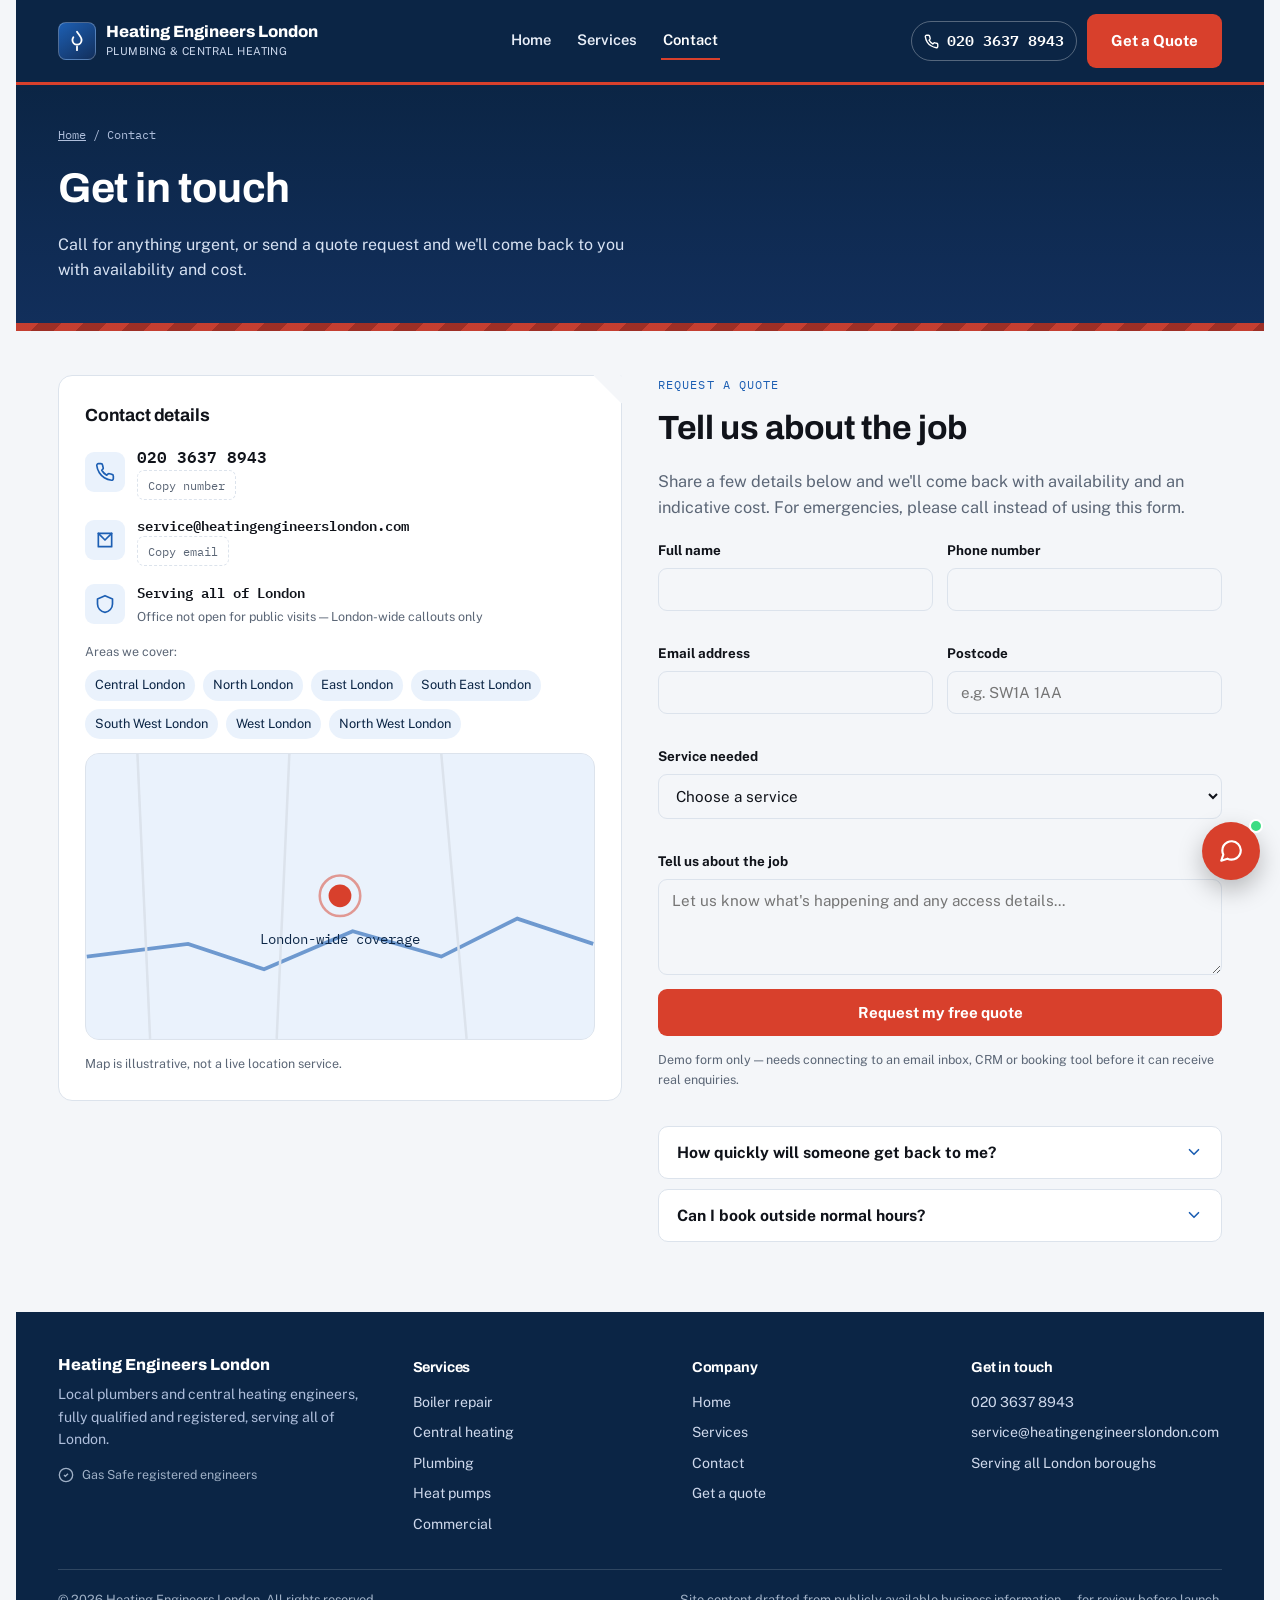
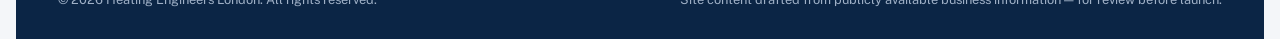
<file: heating-engineers-london/contact.html>
<!doctype html>
<html lang="en">
<head>
<meta charset="utf-8">
<meta name="viewport" content="width=device-width, initial-scale=1, viewport-fit=cover">
<meta name="claude:viewport-fit-sides" content="cover">
<title>Contact — Heating Engineers London</title>
<link rel="preconnect" href="https://fonts.googleapis.com">
<link rel="preconnect" href="https://fonts.gstatic.com" crossorigin>
<link href="https://fonts.googleapis.com/css2?family=Archivo:wght@700;800;900&family=Public+Sans:wght@400;500;600;700&family=IBM+Plex+Mono:wght@500;600&display=swap" rel="stylesheet">
<link rel="stylesheet" href="styles.css">
<style>
  :root { color-scheme: light; padding-top: env(safe-area-inset-top,0px); padding-bottom: env(safe-area-inset-bottom,0px); }
  html, body { margin: 0; }
  img { max-width: 100%; }
  [hidden] { display: none !important; }
</style>
</head>
<body>

<header class="site-header">
  <div class="shell header-inner">
    <a class="brand" href="index.html">
      <span class="brand-mark" aria-hidden="true">
        <svg viewBox="0 0 24 24" fill="none" stroke="#fff" stroke-width="2" stroke-linecap="round" stroke-linejoin="round"><path d="M12 2c2 3 5 5.5 5 9a5 5 0 0 1-10 0c0-1.3.4-2.3 1-3.2"/><path d="M12 22v-4"/></svg>
      </span>
      <span class="brand-text">
        <span class="name">Heating Engineers London</span>
        <span class="tag">Plumbing &amp; Central Heating</span>
      </span>
    </a>
    <nav class="main-nav" aria-label="Primary">
      <a href="index.html">Home</a>
      <a href="services.html">Services</a>
      <a href="contact.html" aria-current="page">Contact</a>
    </nav>
    <div class="header-actions">
      <a class="phone-chip" href="tel:+442036378943">
        <svg width="15" height="15" viewBox="0 0 24 24" fill="none" stroke="currentColor" stroke-width="2.2" stroke-linecap="round" stroke-linejoin="round" aria-hidden="true"><path d="M22 16.92v3a2 2 0 0 1-2.18 2 19.8 19.8 0 0 1-8.63-3.07 19.5 19.5 0 0 1-6-6 19.8 19.8 0 0 1-3.07-8.67A2 2 0 0 1 4.11 2h3a2 2 0 0 1 2 1.72c.13.96.36 1.9.68 2.81a2 2 0 0 1-.45 2.11L8.09 9.91a16 16 0 0 0 6 6l1.27-1.27a2 2 0 0 1 2.11-.45c.91.32 1.85.55 2.81.68A2 2 0 0 1 22 16.92z"/></svg>
        020 3637 8943
      </a>
      <a class="btn btn-primary" href="contact.html#quote">Get a Quote</a>
      <button class="nav-toggle" type="button" aria-label="Open menu">
        <svg width="20" height="20" viewBox="0 0 24 24" fill="none" stroke="currentColor" stroke-width="2.2" stroke-linecap="round"><path d="M3 6h18M3 12h18M3 18h18"/></svg>
      </button>
    </div>
  </div>
</header>

<div class="mobile-drawer" aria-hidden="true">
  <div class="mobile-drawer-panel">
    <button class="mobile-close" type="button" aria-label="Close menu">
      <svg width="22" height="22" viewBox="0 0 24 24" fill="none" stroke="currentColor" stroke-width="2.2" stroke-linecap="round"><path d="M18 6 6 18M6 6l12 12"/></svg>
    </button>
    <a href="index.html">Home</a>
    <a href="services.html">Services</a>
    <a href="contact.html">Contact</a>
    <a class="btn btn-primary btn-block" style="margin-top:16px" href="tel:+442036378943">Call 020 3637 8943</a>
  </div>
</div>

<div class="page-banner">
  <div class="shell">
    <div class="breadcrumb"><a href="index.html">Home</a> / Contact</div>
    <h1>Get in touch</h1>
    <p>Call for anything urgent, or send a quote request and we'll come back to you with availability and cost.</p>
  </div>
</div>

<main>
  <section style="padding-top:44px">
    <div class="shell">
      <div class="lead-wrap">
        <div class="ticket contact-card">
          <h3 style="font-size:1.1rem">Contact details</h3>
          <div class="contact-row">
            <span class="icon"><svg viewBox="0 0 24 24" fill="none" stroke="currentColor" stroke-width="2" stroke-linecap="round" stroke-linejoin="round"><path d="M22 16.92v3a2 2 0 0 1-2.18 2 19.8 19.8 0 0 1-8.63-3.07 19.5 19.5 0 0 1-6-6 19.8 19.8 0 0 1-3.07-8.67A2 2 0 0 1 4.11 2h3a2 2 0 0 1 2 1.72c.13.96.36 1.9.68 2.81a2 2 0 0 1-.45 2.11L8.09 9.91a16 16 0 0 0 6 6l1.27-1.27a2 2 0 0 1 2.11-.45c.91.32 1.85.55 2.81.68A2 2 0 0 1 22 16.92z"/></svg></span>
            <div>
              <div class="value">020 3637 8943</div>
              <button class="copy-btn" data-copy="020 3637 8943" type="button">Copy number</button>
            </div>
          </div>
          <div class="contact-row">
            <span class="icon"><svg viewBox="0 0 24 24" fill="none" stroke="currentColor" stroke-width="2" stroke-linecap="round" stroke-linejoin="round"><path d="M4 4h16v16H4z"/><path d="m4 4 8 8 8-8"/></svg></span>
            <div>
              <div class="value" style="font-size:.86rem">service@heatingengineerslondon.com</div>
              <button class="copy-btn" data-copy="service@heatingengineerslondon.com" type="button">Copy email</button>
            </div>
          </div>
          <div class="contact-row">
            <span class="icon"><svg viewBox="0 0 24 24" fill="none" stroke="currentColor" stroke-width="2" stroke-linecap="round" stroke-linejoin="round"><path d="M12 2 3 6v6c0 5 3.8 9.4 9 10 5.2-.6 9-5 9-10V6z"/></svg></span>
            <div>
              <div class="value" style="font-size:.9rem">Serving all of London</div>
              <span class="form-note">Office not open for public visits &mdash; London-wide callouts only</span>
            </div>
          </div>
          <div>
            <p class="form-note" style="margin-bottom:8px">Areas we cover:</p>
            <div class="area-tags">
              <span class="area-tag">Central London</span>
              <span class="area-tag">North London</span>
              <span class="area-tag">East London</span>
              <span class="area-tag">South East London</span>
              <span class="area-tag">South West London</span>
              <span class="area-tag">West London</span>
              <span class="area-tag">North West London</span>
            </div>
          </div>
          <div class="map-box" aria-hidden="true">
            <svg viewBox="0 0 400 225" width="100%" height="100%">
              <rect width="400" height="225" fill="var(--blue-light)"/>
              <path d="M0 160 L80 150 L140 170 L210 140 L280 160 L340 130 L400 150" stroke="var(--blue)" stroke-width="3" fill="none" opacity=".6"/>
              <path d="M40 0 L50 225 M160 0 L150 225 M280 0 L300 225" stroke="var(--line)" stroke-width="2"/>
              <circle cx="200" cy="112" r="9" fill="var(--red)"/>
              <circle cx="200" cy="112" r="16" fill="none" stroke="var(--red)" stroke-width="2" opacity=".5"/>
              <text x="200" y="150" text-anchor="middle" font-family="IBM Plex Mono, monospace" font-size="11" fill="var(--navy)">London-wide coverage</text>
            </svg>
          </div>
          <p class="form-note">Map is illustrative, not a live location service.</p>
        </div>

        <div id="quote">
          <div class="section-head" style="margin-bottom:20px">
            <span class="kicker">Request a quote</span>
            <h2>Tell us about the job</h2>
            <p>Share a few details below and we'll come back with availability and an indicative cost. For emergencies, please call instead of using this form.</p>
          </div>
          <form class="lead-form" data-lead-form novalidate>
            <div class="row-2">
              <div class="field">
                <label for="c-name">Full name</label>
                <input id="c-name" name="name" type="text" required>
                <span class="err"></span>
              </div>
              <div class="field">
                <label for="c-phone">Phone number</label>
                <input id="c-phone" name="phone" type="tel" required>
                <span class="err"></span>
              </div>
            </div>
            <div class="row-2">
              <div class="field">
                <label for="c-email">Email address</label>
                <input id="c-email" name="email" type="email" required>
                <span class="err"></span>
              </div>
              <div class="field">
                <label for="c-postcode">Postcode</label>
                <input id="c-postcode" name="postcode" type="text" placeholder="e.g. SW1A 1AA" required>
                <span class="err"></span>
              </div>
            </div>
            <div class="field">
              <label for="c-service">Service needed</label>
              <select id="c-service" name="service" required>
                <option value="" disabled selected>Choose a service</option>
                <option>Boiler repair</option>
                <option>Boiler installation</option>
                <option>Central heating</option>
                <option>General plumbing</option>
                <option>Emergency callout</option>
                <option>Radiators / power flushing</option>
                <option>Air source heat pump</option>
                <option>Commercial heating</option>
                <option>PAT / EET testing</option>
                <option>Something else</option>
              </select>
              <span class="err"></span>
            </div>
            <div class="field">
              <label for="c-message">Tell us about the job</label>
              <textarea id="c-message" name="message" placeholder="Let us know what's happening and any access details..."></textarea>
            </div>
            <button class="btn btn-primary btn-block" type="submit">Request my free quote</button>
            <p class="form-note">Demo form only &mdash; needs connecting to an email inbox, CRM or booking tool before it can receive real enquiries.</p>
          </form>
          <div class="form-success">
            <span class="check"><svg width="26" height="26" viewBox="0 0 24 24" fill="none" stroke="currentColor" stroke-width="2.4" stroke-linecap="round" stroke-linejoin="round"><path d="m5 13 4 4L19 7"/></svg></span>
            <h3>Thanks &mdash; request received</h3>
            <p class="form-note">This is a demo confirmation only. Once a backend is connected, this request will reach the team directly.</p>
          </div>

          <div class="faq-list" style="margin-top:36px">
            <div class="faq-item" data-open="false">
              <button class="faq-q" aria-expanded="false">How quickly will someone get back to me?<svg class="chev" width="18" height="18" viewBox="0 0 24 24" fill="none" stroke="currentColor" stroke-width="2.2" stroke-linecap="round" stroke-linejoin="round"><path d="m6 9 6 6 6-6"/></svg></button>
              <div class="faq-a"><p>Response times depend on current workload and urgency &mdash; call 020 3637 8943 for the fastest answer, especially for emergencies.</p></div>
            </div>
            <div class="faq-item" data-open="false">
              <button class="faq-q" aria-expanded="false">Can I book outside normal hours?<svg class="chev" width="18" height="18" viewBox="0 0 24 24" fill="none" stroke="currentColor" stroke-width="2.2" stroke-linecap="round" stroke-linejoin="round"><path d="m6 9 6 6 6-6"/></svg></button>
              <div class="faq-a"><p>Availability outside normal hours varies by job and urgency &mdash; ask when you call and we'll confirm what's possible.</p></div>
            </div>
          </div>
        </div>
      </div>
    </div>
  </section>
</main>

<footer class="site-footer">
  <div class="shell">
    <div class="footer-grid">
      <div>
        <div class="brand-text" style="color:#fff">
          <span class="name" style="font-size:1rem">Heating Engineers London</span>
        </div>
        <p style="margin-top:10px; font-size:.88rem; color:#aebedb; max-width:34ch">Local plumbers and central heating engineers, fully qualified and registered, serving all of London.</p>
        <div class="gas-safe-note" style="margin-top:14px">
          <svg width="16" height="16" viewBox="0 0 24 24" fill="none" stroke="currentColor" stroke-width="2"><path d="m9 12 2 2 4-4"/><circle cx="12" cy="12" r="10"/></svg>
          Gas Safe registered engineers
        </div>
      </div>
      <div>
        <h4>Services</h4>
        <ul>
          <li><a href="services.html#boiler-repair">Boiler repair</a></li>
          <li><a href="services.html#central-heating">Central heating</a></li>
          <li><a href="services.html#plumbing">Plumbing</a></li>
          <li><a href="services.html#heat-pumps">Heat pumps</a></li>
          <li><a href="services.html#commercial">Commercial</a></li>
        </ul>
      </div>
      <div>
        <h4>Company</h4>
        <ul>
          <li><a href="index.html">Home</a></li>
          <li><a href="services.html">Services</a></li>
          <li><a href="contact.html">Contact</a></li>
          <li><a href="contact.html#quote">Get a quote</a></li>
        </ul>
      </div>
      <div>
        <h4>Get in touch</h4>
        <ul>
          <li><a href="tel:+442036378943">020 3637 8943</a></li>
          <li><a href="mailto:service@heatingengineerslondon.com">service@heatingengineerslondon.com</a></li>
          <li>Serving all London boroughs</li>
        </ul>
      </div>
    </div>
    <div class="footer-bottom">
      <span>&copy; <span id="year"></span> Heating Engineers London. All rights reserved.</span>
      <span>Site content drafted from publicly available business information &mdash; for review before launch.</span>
    </div>
  </div>
</footer>

<button class="chat-launcher" type="button" aria-label="Open chat">
  <span class="ping" aria-hidden="true"></span>
  <svg viewBox="0 0 24 24" fill="none" stroke="currentColor" stroke-width="2" stroke-linecap="round" stroke-linejoin="round"><path d="M21 11.5a8.38 8.38 0 0 1-.9 3.8 8.5 8.5 0 0 1-7.6 4.7 8.38 8.38 0 0 1-3.8-.9L3 21l1.9-5.7a8.38 8.38 0 0 1-.9-3.8 8.5 8.5 0 0 1 4.7-7.6 8.38 8.38 0 0 1 3.8-.9h.5a8.48 8.48 0 0 1 8 8v.5z"/></svg>
</button>
<div class="chat-panel" role="dialog" aria-label="Chat with Heating Engineers London">
  <div class="chat-head">
    <div class="who">
      <span class="dot" aria-hidden="true"></span>
      <div>
        <strong>Heating Engineers London</strong>
        <small>Automated assistant &middot; replies instantly</small>
      </div>
    </div>
    <button class="chat-close" type="button" aria-label="Close chat">
      <svg width="18" height="18" viewBox="0 0 24 24" fill="none" stroke="currentColor" stroke-width="2.2" stroke-linecap="round"><path d="M18 6 6 18M6 6l12 12"/></svg>
    </button>
  </div>
  <div class="chat-body">
    <div class="msg bot">Hi! I'm an automated assistant &mdash; I can help with services, coverage areas and booking. For urgent issues, please call 020 3637 8943.</div>
  </div>
  <div class="chat-suggestions">
    <button class="chat-chip" type="button">Boiler broken</button>
    <button class="chat-chip" type="button">Areas covered</button>
    <button class="chat-chip" type="button">Get a quote</button>
    <button class="chat-chip" type="button">Gas Safe?</button>
  </div>
  <form class="chat-input-row">
    <input type="text" placeholder="Type a message..." aria-label="Type a message">
    <button type="submit" aria-label="Send">
      <svg width="16" height="16" viewBox="0 0 24 24" fill="none" stroke="#fff" stroke-width="2.2" stroke-linecap="round" stroke-linejoin="round"><path d="m22 2-7 20-4-9-9-4Z"/></svg>
    </button>
  </form>
</div>

<script src="script.js"></script>
<script>document.getElementById("year").textContent = new Date().getFullYear();</script>
</body>
</html>
</file>
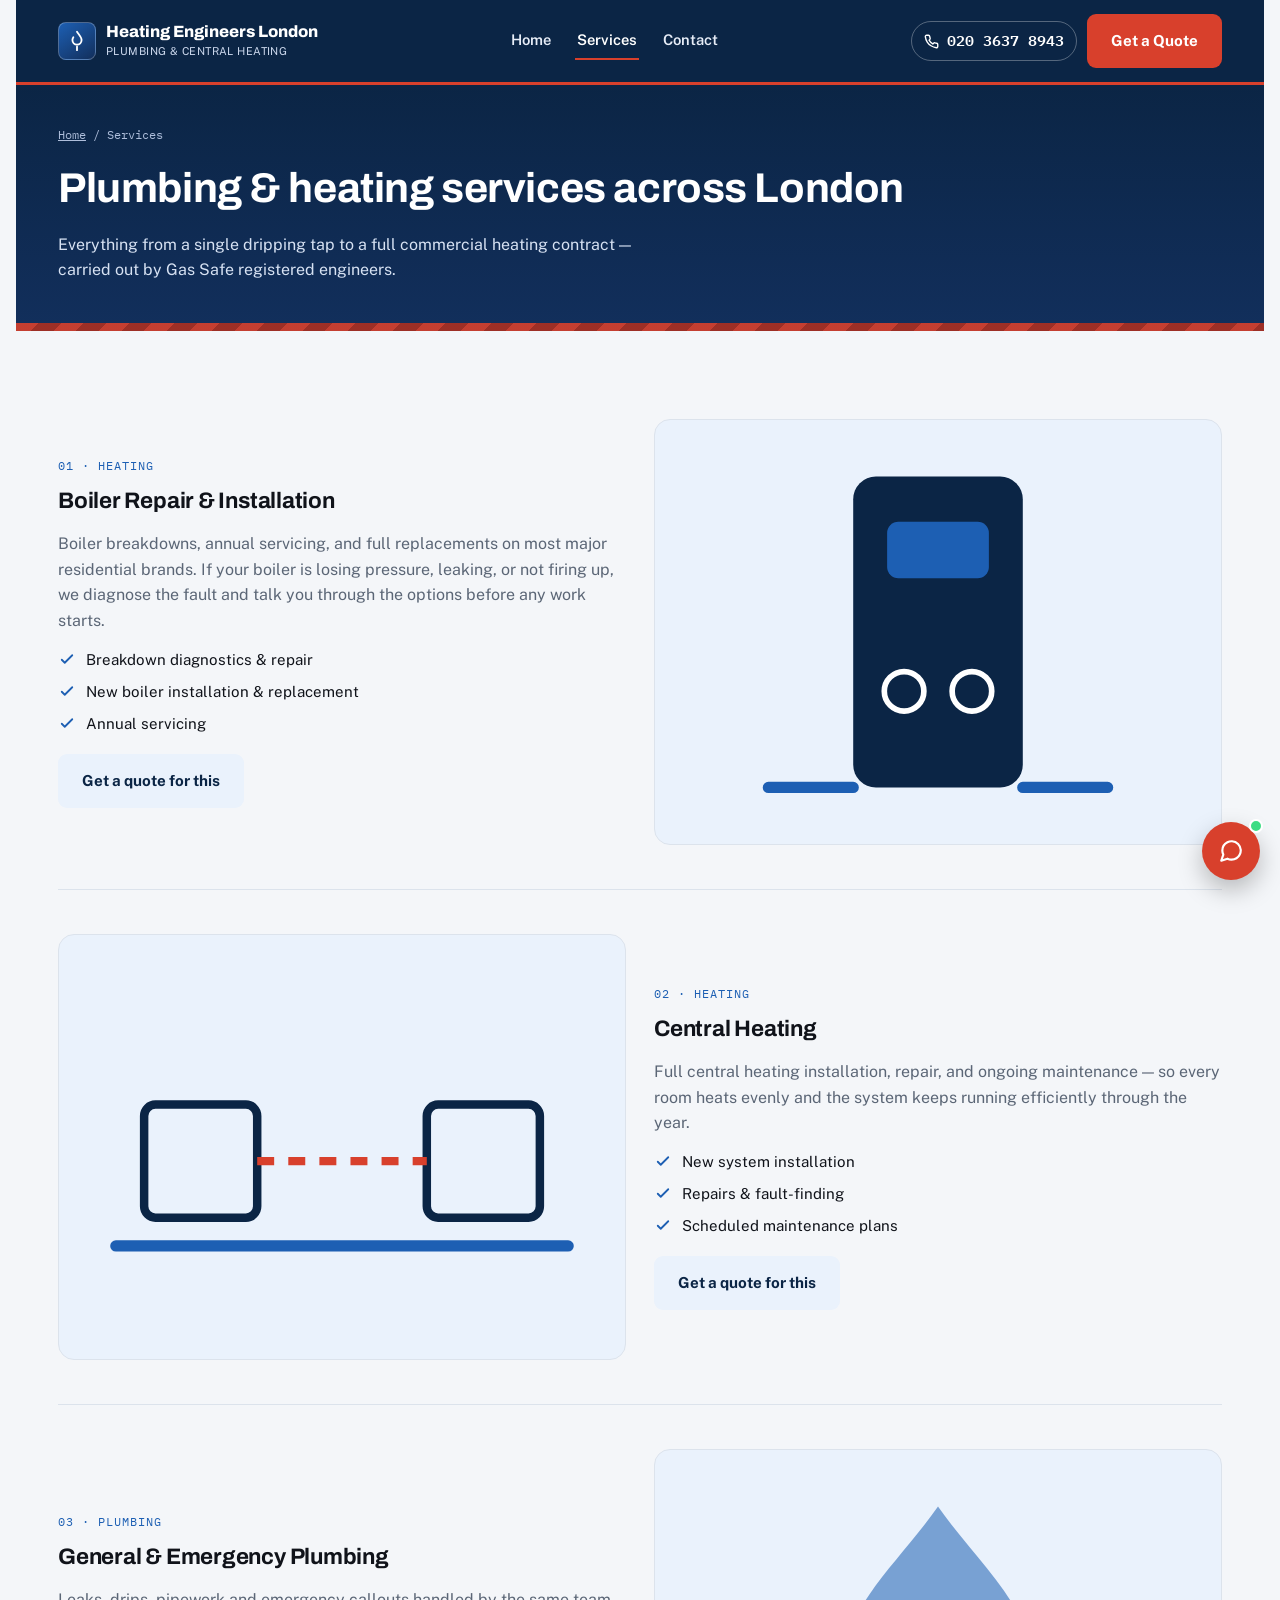
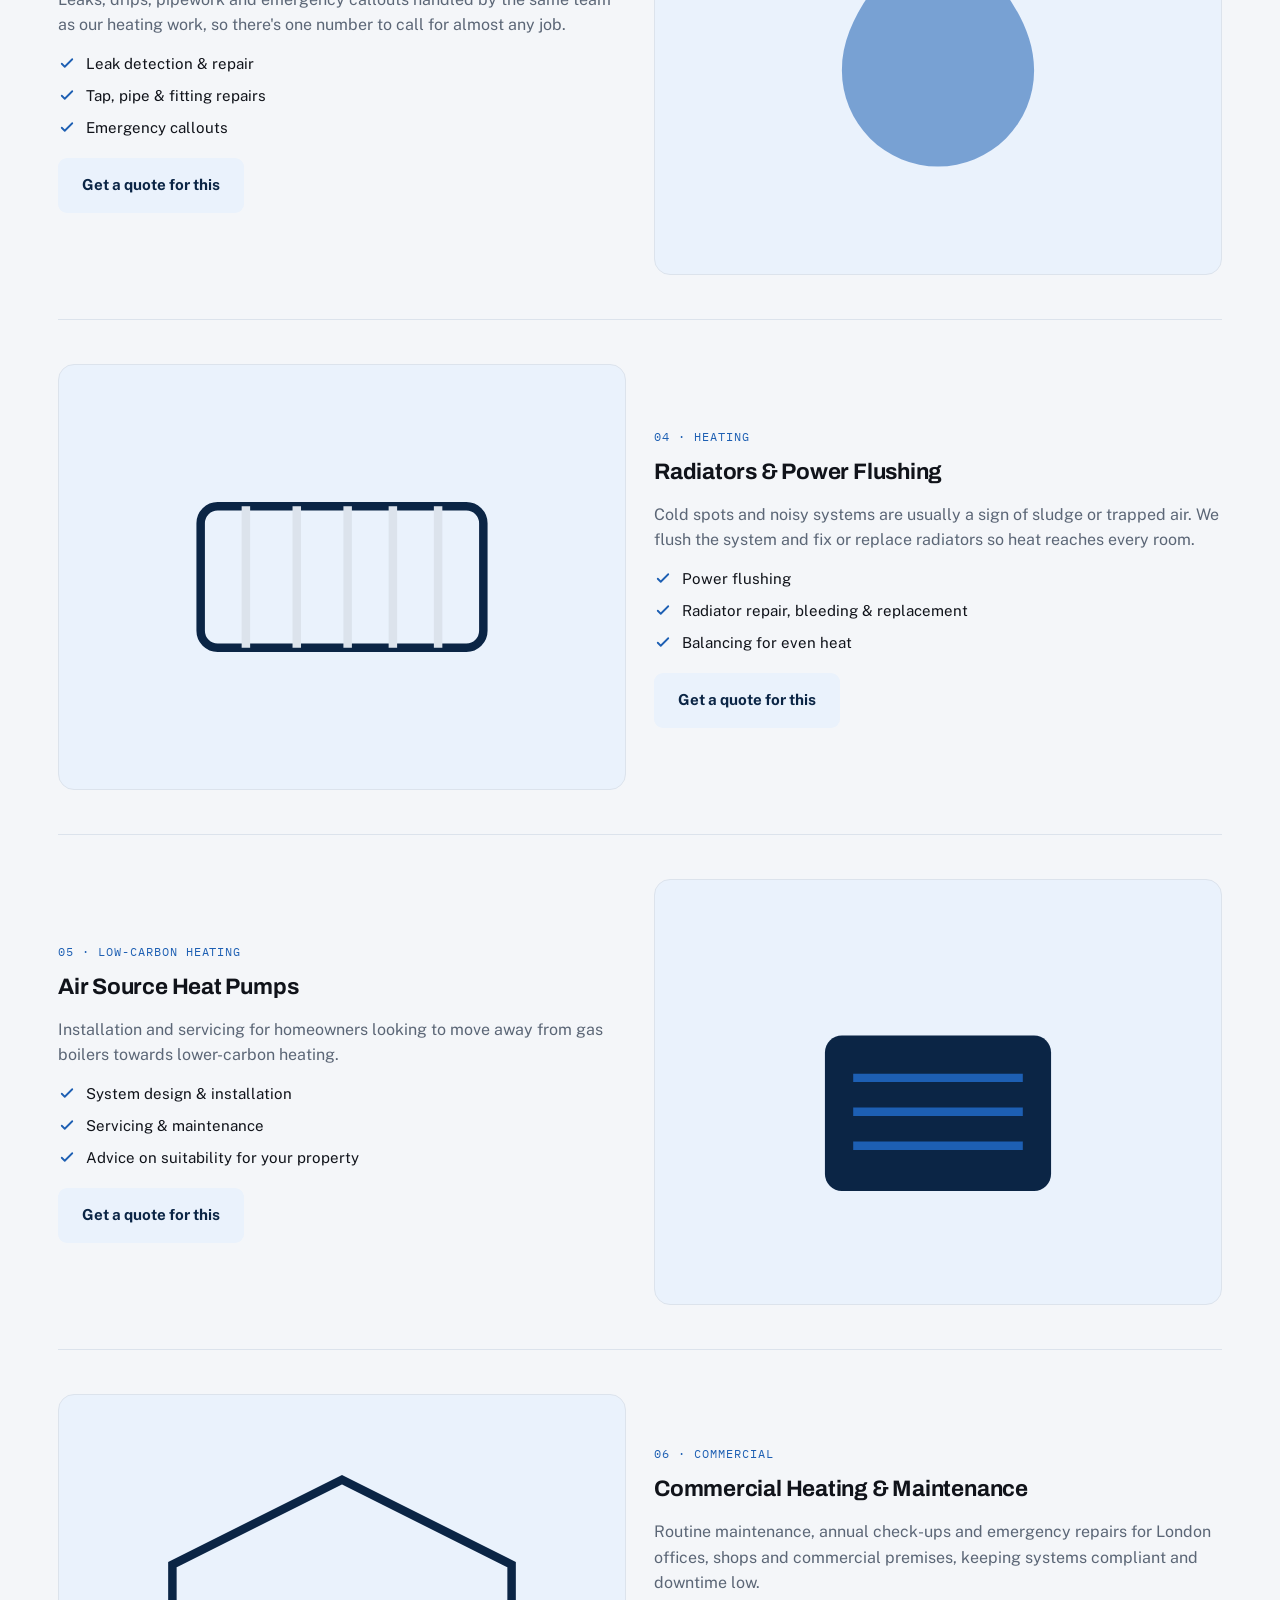
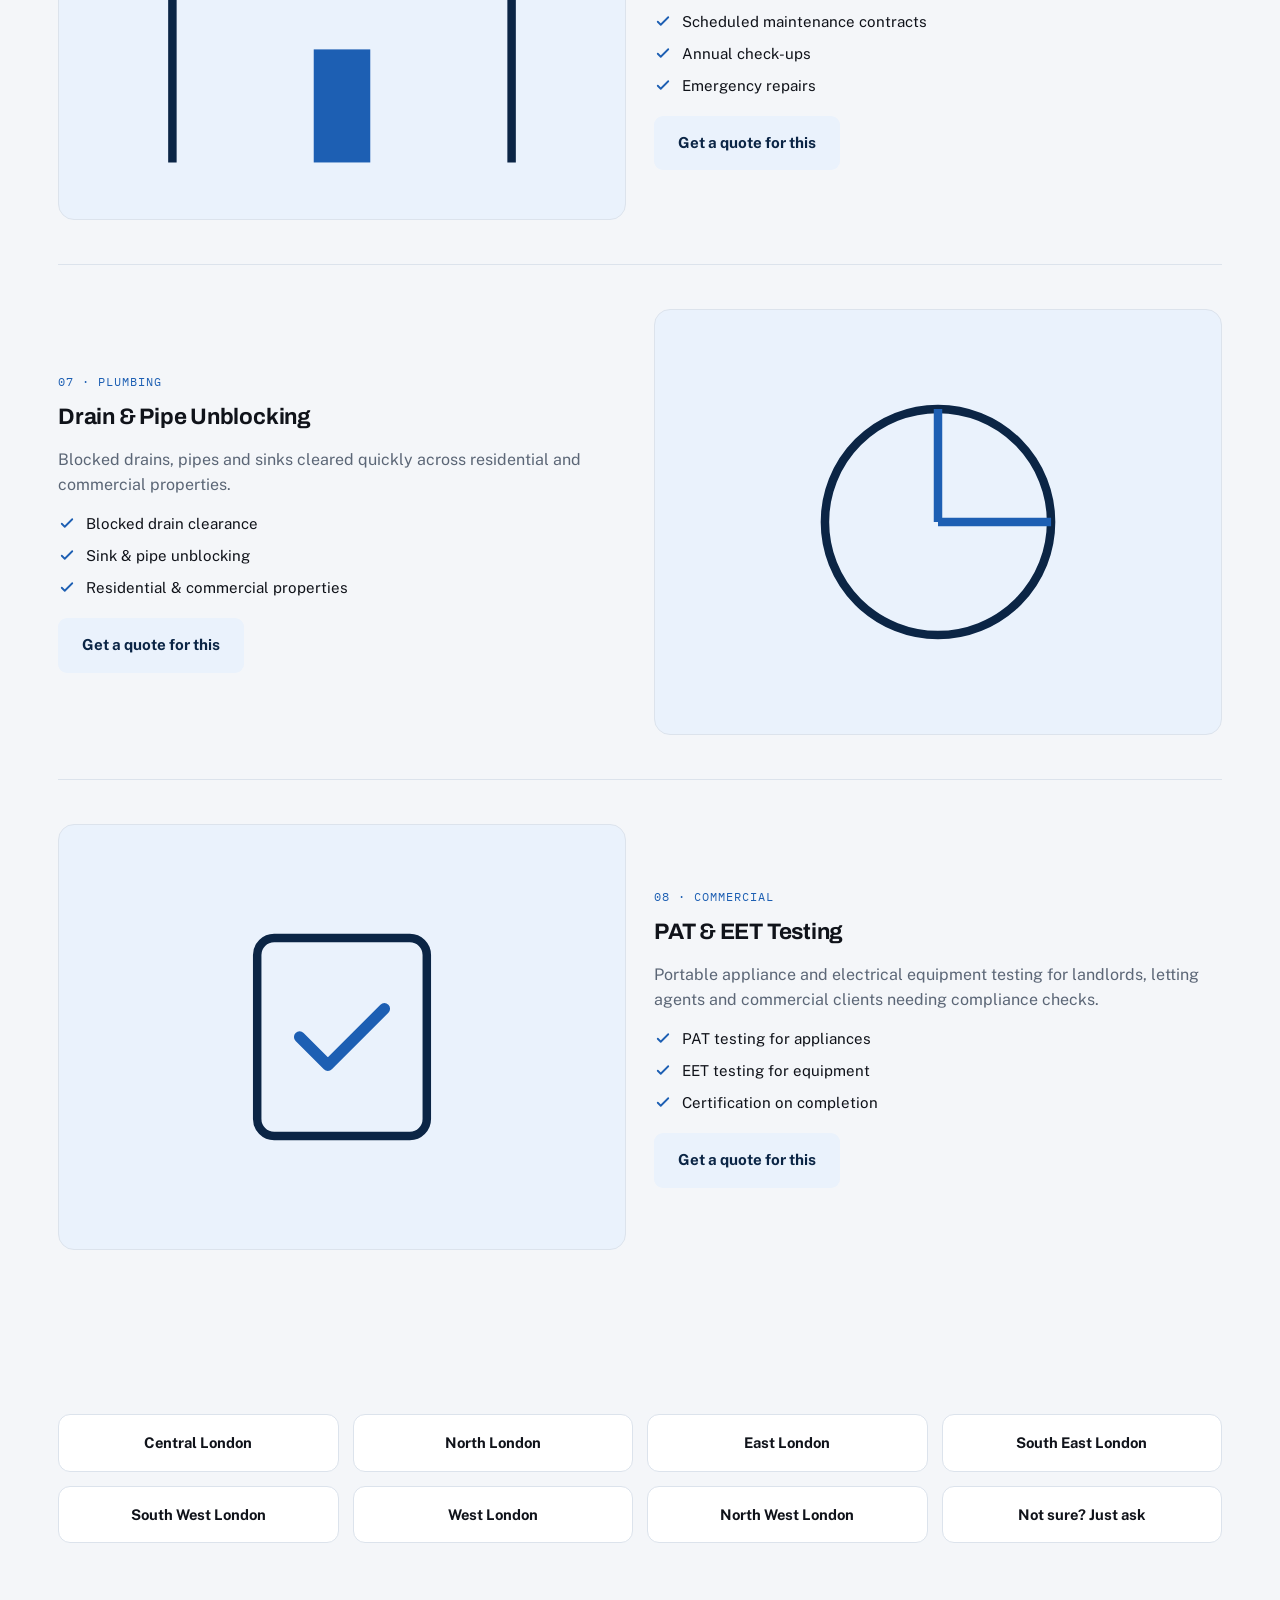
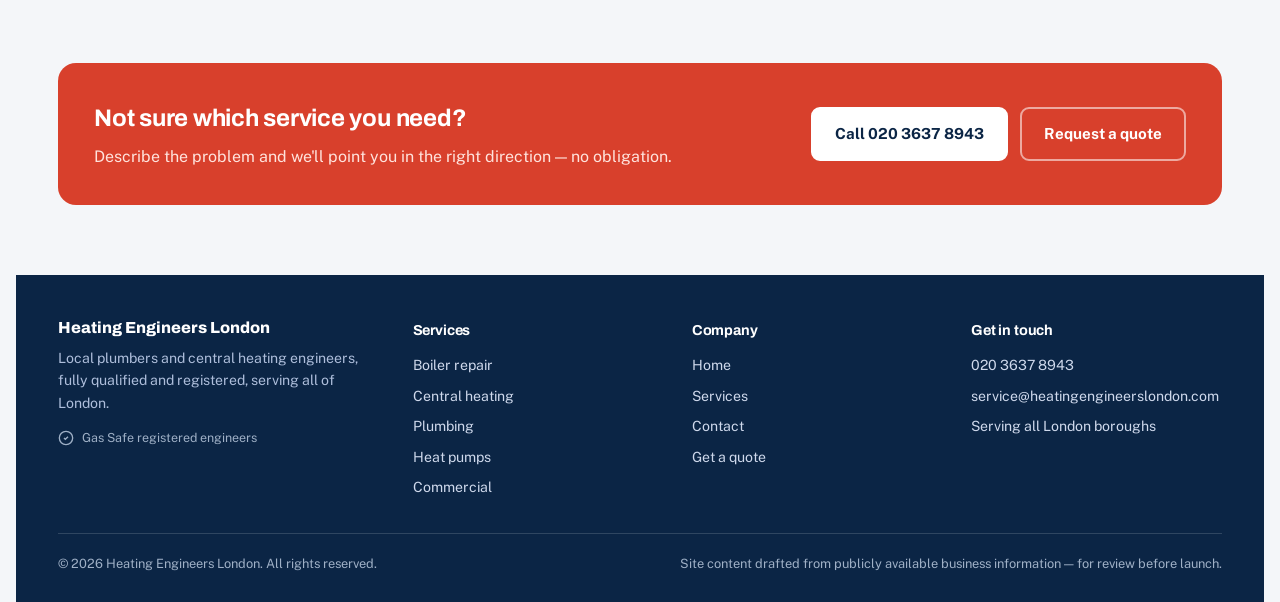
<file: heating-engineers-london/services.html>
<!doctype html>
<html lang="en">
<head>
<meta charset="utf-8">
<meta name="viewport" content="width=device-width, initial-scale=1, viewport-fit=cover">
<meta name="claude:viewport-fit-sides" content="cover">
<title>Services — Heating Engineers London</title>
<link rel="preconnect" href="https://fonts.googleapis.com">
<link rel="preconnect" href="https://fonts.gstatic.com" crossorigin>
<link href="https://fonts.googleapis.com/css2?family=Archivo:wght@700;800;900&family=Public+Sans:wght@400;500;600;700&family=IBM+Plex+Mono:wght@500;600&display=swap" rel="stylesheet">
<link rel="stylesheet" href="styles.css">
<style>
  :root { color-scheme: light; padding-top: env(safe-area-inset-top,0px); padding-bottom: env(safe-area-inset-bottom,0px); }
  html, body { margin: 0; }
  img { max-width: 100%; }
  [hidden] { display: none !important; }
</style>
</head>
<body>

<header class="site-header">
  <div class="shell header-inner">
    <a class="brand" href="index.html">
      <span class="brand-mark" aria-hidden="true">
        <svg viewBox="0 0 24 24" fill="none" stroke="#fff" stroke-width="2" stroke-linecap="round" stroke-linejoin="round"><path d="M12 2c2 3 5 5.5 5 9a5 5 0 0 1-10 0c0-1.3.4-2.3 1-3.2"/><path d="M12 22v-4"/></svg>
      </span>
      <span class="brand-text">
        <span class="name">Heating Engineers London</span>
        <span class="tag">Plumbing &amp; Central Heating</span>
      </span>
    </a>
    <nav class="main-nav" aria-label="Primary">
      <a href="index.html">Home</a>
      <a href="services.html" aria-current="page">Services</a>
      <a href="contact.html">Contact</a>
    </nav>
    <div class="header-actions">
      <a class="phone-chip" href="tel:+442036378943">
        <svg width="15" height="15" viewBox="0 0 24 24" fill="none" stroke="currentColor" stroke-width="2.2" stroke-linecap="round" stroke-linejoin="round" aria-hidden="true"><path d="M22 16.92v3a2 2 0 0 1-2.18 2 19.8 19.8 0 0 1-8.63-3.07 19.5 19.5 0 0 1-6-6 19.8 19.8 0 0 1-3.07-8.67A2 2 0 0 1 4.11 2h3a2 2 0 0 1 2 1.72c.13.96.36 1.9.68 2.81a2 2 0 0 1-.45 2.11L8.09 9.91a16 16 0 0 0 6 6l1.27-1.27a2 2 0 0 1 2.11-.45c.91.32 1.85.55 2.81.68A2 2 0 0 1 22 16.92z"/></svg>
        020 3637 8943
      </a>
      <a class="btn btn-primary" href="contact.html#quote">Get a Quote</a>
      <button class="nav-toggle" type="button" aria-label="Open menu">
        <svg width="20" height="20" viewBox="0 0 24 24" fill="none" stroke="currentColor" stroke-width="2.2" stroke-linecap="round"><path d="M3 6h18M3 12h18M3 18h18"/></svg>
      </button>
    </div>
  </div>
</header>

<div class="mobile-drawer" aria-hidden="true">
  <div class="mobile-drawer-panel">
    <button class="mobile-close" type="button" aria-label="Close menu">
      <svg width="22" height="22" viewBox="0 0 24 24" fill="none" stroke="currentColor" stroke-width="2.2" stroke-linecap="round"><path d="M18 6 6 18M6 6l12 12"/></svg>
    </button>
    <a href="index.html">Home</a>
    <a href="services.html">Services</a>
    <a href="contact.html">Contact</a>
    <a class="btn btn-primary btn-block" style="margin-top:16px" href="tel:+442036378943">Call 020 3637 8943</a>
  </div>
</div>

<div class="page-banner">
  <div class="shell">
    <div class="breadcrumb"><a href="index.html">Home</a> / Services</div>
    <h1>Plumbing &amp; heating services across London</h1>
    <p>Everything from a single dripping tap to a full commercial heating contract &mdash; carried out by Gas Safe registered engineers.</p>
  </div>
</div>

<main>
  <section style="padding-top:44px">
    <div class="shell">

      <div class="service-detail" id="boiler-repair">
        <div>
          <span class="kicker" style="display:block;font-family:var(--font-mono);font-size:.76rem;letter-spacing:.08em;text-transform:uppercase;color:var(--blue);margin-bottom:8px">01 &middot; Heating</span>
          <h3>Boiler Repair &amp; Installation</h3>
          <p>Boiler breakdowns, annual servicing, and full replacements on most major residential brands. If your boiler is losing pressure, leaking, or not firing up, we diagnose the fault and talk you through the options before any work starts.</p>
          <ul>
            <li><svg viewBox="0 0 24 24" fill="none" stroke="currentColor" stroke-width="2.4" stroke-linecap="round" stroke-linejoin="round"><path d="m5 13 4 4L19 7"/></svg> Breakdown diagnostics &amp; repair</li>
            <li><svg viewBox="0 0 24 24" fill="none" stroke="currentColor" stroke-width="2.4" stroke-linecap="round" stroke-linejoin="round"><path d="m5 13 4 4L19 7"/></svg> New boiler installation &amp; replacement</li>
            <li><svg viewBox="0 0 24 24" fill="none" stroke="currentColor" stroke-width="2.4" stroke-linecap="round" stroke-linejoin="round"><path d="m5 13 4 4L19 7"/></svg> Annual servicing</li>
          </ul>
          <a class="btn btn-ghost" style="margin-top:18px" href="contact.html#quote">Get a quote for this</a>
        </div>
        <div class="service-visual">
          <svg viewBox="0 0 200 150" width="100%" height="100%" aria-hidden="true">
            <rect x="70" y="20" width="60" height="110" rx="8" fill="var(--navy)"/>
            <rect x="82" y="36" width="36" height="20" rx="4" fill="var(--blue)"/>
            <circle cx="88" cy="96" r="7" fill="none" stroke="#fff" stroke-width="2"/>
            <circle cx="112" cy="96" r="7" fill="none" stroke="#fff" stroke-width="2"/>
            <path d="M70 130h-30M130 130h30" stroke="var(--blue)" stroke-width="4" stroke-linecap="round"/>
          </svg>
        </div>
      </div>

      <div class="service-detail reverse" id="central-heating">
        <div>
          <span class="kicker" style="display:block;font-family:var(--font-mono);font-size:.76rem;letter-spacing:.08em;text-transform:uppercase;color:var(--blue);margin-bottom:8px">02 &middot; Heating</span>
          <h3>Central Heating</h3>
          <p>Full central heating installation, repair, and ongoing maintenance &mdash; so every room heats evenly and the system keeps running efficiently through the year.</p>
          <ul>
            <li><svg viewBox="0 0 24 24" fill="none" stroke="currentColor" stroke-width="2.4" stroke-linecap="round" stroke-linejoin="round"><path d="m5 13 4 4L19 7"/></svg> New system installation</li>
            <li><svg viewBox="0 0 24 24" fill="none" stroke="currentColor" stroke-width="2.4" stroke-linecap="round" stroke-linejoin="round"><path d="m5 13 4 4L19 7"/></svg> Repairs &amp; fault-finding</li>
            <li><svg viewBox="0 0 24 24" fill="none" stroke="currentColor" stroke-width="2.4" stroke-linecap="round" stroke-linejoin="round"><path d="m5 13 4 4L19 7"/></svg> Scheduled maintenance plans</li>
          </ul>
          <a class="btn btn-ghost" style="margin-top:18px" href="contact.html#quote">Get a quote for this</a>
        </div>
        <div class="service-visual">
          <svg viewBox="0 0 200 150" width="100%" height="100%" aria-hidden="true">
            <path d="M20 110h160" stroke="var(--blue)" stroke-width="4" stroke-linecap="round"/>
            <rect x="30" y="60" width="40" height="40" rx="4" fill="none" stroke="var(--navy)" stroke-width="3"/>
            <rect x="130" y="60" width="40" height="40" rx="4" fill="none" stroke="var(--navy)" stroke-width="3"/>
            <path d="M70 80h60" stroke="var(--red)" stroke-width="3" stroke-dasharray="6 5"/>
          </svg>
        </div>
      </div>

      <div class="service-detail" id="plumbing">
        <div>
          <span class="kicker" style="display:block;font-family:var(--font-mono);font-size:.76rem;letter-spacing:.08em;text-transform:uppercase;color:var(--blue);margin-bottom:8px">03 &middot; Plumbing</span>
          <h3>General &amp; Emergency Plumbing</h3>
          <p>Leaks, drips, pipework and emergency callouts handled by the same team as our heating work, so there's one number to call for almost any job.</p>
          <ul>
            <li><svg viewBox="0 0 24 24" fill="none" stroke="currentColor" stroke-width="2.4" stroke-linecap="round" stroke-linejoin="round"><path d="m5 13 4 4L19 7"/></svg> Leak detection &amp; repair</li>
            <li><svg viewBox="0 0 24 24" fill="none" stroke="currentColor" stroke-width="2.4" stroke-linecap="round" stroke-linejoin="round"><path d="m5 13 4 4L19 7"/></svg> Tap, pipe &amp; fitting repairs</li>
            <li><svg viewBox="0 0 24 24" fill="none" stroke="currentColor" stroke-width="2.4" stroke-linecap="round" stroke-linejoin="round"><path d="m5 13 4 4L19 7"/></svg> Emergency callouts</li>
          </ul>
          <a class="btn btn-ghost" style="margin-top:18px" href="contact.html#quote">Get a quote for this</a>
        </div>
        <div class="service-visual">
          <svg viewBox="0 0 200 150" width="100%" height="100%" aria-hidden="true">
            <path d="M100 20c14 20 34 36 34 58a34 34 0 0 1-68 0c0-22 20-38 34-58Z" fill="var(--blue)" opacity=".55"/>
          </svg>
        </div>
      </div>

      <div class="service-detail reverse" id="radiators">
        <div>
          <span class="kicker" style="display:block;font-family:var(--font-mono);font-size:.76rem;letter-spacing:.08em;text-transform:uppercase;color:var(--blue);margin-bottom:8px">04 &middot; Heating</span>
          <h3>Radiators &amp; Power Flushing</h3>
          <p>Cold spots and noisy systems are usually a sign of sludge or trapped air. We flush the system and fix or replace radiators so heat reaches every room.</p>
          <ul>
            <li><svg viewBox="0 0 24 24" fill="none" stroke="currentColor" stroke-width="2.4" stroke-linecap="round" stroke-linejoin="round"><path d="m5 13 4 4L19 7"/></svg> Power flushing</li>
            <li><svg viewBox="0 0 24 24" fill="none" stroke="currentColor" stroke-width="2.4" stroke-linecap="round" stroke-linejoin="round"><path d="m5 13 4 4L19 7"/></svg> Radiator repair, bleeding &amp; replacement</li>
            <li><svg viewBox="0 0 24 24" fill="none" stroke="currentColor" stroke-width="2.4" stroke-linecap="round" stroke-linejoin="round"><path d="m5 13 4 4L19 7"/></svg> Balancing for even heat</li>
          </ul>
          <a class="btn btn-ghost" style="margin-top:18px" href="contact.html#quote">Get a quote for this</a>
        </div>
        <div class="service-visual">
          <svg viewBox="0 0 200 150" width="100%" height="100%" aria-hidden="true">
            <rect x="50" y="50" width="100" height="50" rx="6" fill="none" stroke="var(--navy)" stroke-width="3"/>
            <path d="M66 50v50M84 50v50M102 50v50M118 50v50M134 50v50" stroke="var(--line)" stroke-width="3"/>
          </svg>
        </div>
      </div>

      <div class="service-detail" id="heat-pumps">
        <div>
          <span class="kicker" style="display:block;font-family:var(--font-mono);font-size:.76rem;letter-spacing:.08em;text-transform:uppercase;color:var(--blue);margin-bottom:8px">05 &middot; Low-carbon heating</span>
          <h3>Air Source Heat Pumps</h3>
          <p>Installation and servicing for homeowners looking to move away from gas boilers towards lower-carbon heating.</p>
          <ul>
            <li><svg viewBox="0 0 24 24" fill="none" stroke="currentColor" stroke-width="2.4" stroke-linecap="round" stroke-linejoin="round"><path d="m5 13 4 4L19 7"/></svg> System design &amp; installation</li>
            <li><svg viewBox="0 0 24 24" fill="none" stroke="currentColor" stroke-width="2.4" stroke-linecap="round" stroke-linejoin="round"><path d="m5 13 4 4L19 7"/></svg> Servicing &amp; maintenance</li>
            <li><svg viewBox="0 0 24 24" fill="none" stroke="currentColor" stroke-width="2.4" stroke-linecap="round" stroke-linejoin="round"><path d="m5 13 4 4L19 7"/></svg> Advice on suitability for your property</li>
          </ul>
          <a class="btn btn-ghost" style="margin-top:18px" href="contact.html#quote">Get a quote for this</a>
        </div>
        <div class="service-visual">
          <svg viewBox="0 0 200 150" width="100%" height="100%" aria-hidden="true">
            <rect x="60" y="55" width="80" height="55" rx="6" fill="var(--navy)"/>
            <path d="M70 70h60M70 82h60M70 94h60" stroke="var(--blue)" stroke-width="3"/>
          </svg>
        </div>
      </div>

      <div class="service-detail reverse" id="commercial">
        <div>
          <span class="kicker" style="display:block;font-family:var(--font-mono);font-size:.76rem;letter-spacing:.08em;text-transform:uppercase;color:var(--blue);margin-bottom:8px">06 &middot; Commercial</span>
          <h3>Commercial Heating &amp; Maintenance</h3>
          <p>Routine maintenance, annual check-ups and emergency repairs for London offices, shops and commercial premises, keeping systems compliant and downtime low.</p>
          <ul>
            <li><svg viewBox="0 0 24 24" fill="none" stroke="currentColor" stroke-width="2.4" stroke-linecap="round" stroke-linejoin="round"><path d="m5 13 4 4L19 7"/></svg> Scheduled maintenance contracts</li>
            <li><svg viewBox="0 0 24 24" fill="none" stroke="currentColor" stroke-width="2.4" stroke-linecap="round" stroke-linejoin="round"><path d="m5 13 4 4L19 7"/></svg> Annual check-ups</li>
            <li><svg viewBox="0 0 24 24" fill="none" stroke="currentColor" stroke-width="2.4" stroke-linecap="round" stroke-linejoin="round"><path d="m5 13 4 4L19 7"/></svg> Emergency repairs</li>
          </ul>
          <a class="btn btn-ghost" style="margin-top:18px" href="contact.html#quote">Get a quote for this</a>
        </div>
        <div class="service-visual">
          <svg viewBox="0 0 200 150" width="100%" height="100%" aria-hidden="true">
            <path d="M40 130V60l60-30 60 30v70" fill="none" stroke="var(--navy)" stroke-width="3"/>
            <rect x="90" y="90" width="20" height="40" fill="var(--blue)"/>
          </svg>
        </div>
      </div>

      <div class="service-detail" id="drainage">
        <div>
          <span class="kicker" style="display:block;font-family:var(--font-mono);font-size:.76rem;letter-spacing:.08em;text-transform:uppercase;color:var(--blue);margin-bottom:8px">07 &middot; Plumbing</span>
          <h3>Drain &amp; Pipe Unblocking</h3>
          <p>Blocked drains, pipes and sinks cleared quickly across residential and commercial properties.</p>
          <ul>
            <li><svg viewBox="0 0 24 24" fill="none" stroke="currentColor" stroke-width="2.4" stroke-linecap="round" stroke-linejoin="round"><path d="m5 13 4 4L19 7"/></svg> Blocked drain clearance</li>
            <li><svg viewBox="0 0 24 24" fill="none" stroke="currentColor" stroke-width="2.4" stroke-linecap="round" stroke-linejoin="round"><path d="m5 13 4 4L19 7"/></svg> Sink &amp; pipe unblocking</li>
            <li><svg viewBox="0 0 24 24" fill="none" stroke="currentColor" stroke-width="2.4" stroke-linecap="round" stroke-linejoin="round"><path d="m5 13 4 4L19 7"/></svg> Residential &amp; commercial properties</li>
          </ul>
          <a class="btn btn-ghost" style="margin-top:18px" href="contact.html#quote">Get a quote for this</a>
        </div>
        <div class="service-visual">
          <svg viewBox="0 0 200 150" width="100%" height="100%" aria-hidden="true">
            <circle cx="100" cy="75" r="40" fill="none" stroke="var(--navy)" stroke-width="3"/>
            <path d="M100 75h40M100 75v-40" stroke="var(--blue)" stroke-width="3"/>
          </svg>
        </div>
      </div>

      <div class="service-detail reverse" id="testing">
        <div>
          <span class="kicker" style="display:block;font-family:var(--font-mono);font-size:.76rem;letter-spacing:.08em;text-transform:uppercase;color:var(--blue);margin-bottom:8px">08 &middot; Commercial</span>
          <h3>PAT &amp; EET Testing</h3>
          <p>Portable appliance and electrical equipment testing for landlords, letting agents and commercial clients needing compliance checks.</p>
          <ul>
            <li><svg viewBox="0 0 24 24" fill="none" stroke="currentColor" stroke-width="2.4" stroke-linecap="round" stroke-linejoin="round"><path d="m5 13 4 4L19 7"/></svg> PAT testing for appliances</li>
            <li><svg viewBox="0 0 24 24" fill="none" stroke="currentColor" stroke-width="2.4" stroke-linecap="round" stroke-linejoin="round"><path d="m5 13 4 4L19 7"/></svg> EET testing for equipment</li>
            <li><svg viewBox="0 0 24 24" fill="none" stroke="currentColor" stroke-width="2.4" stroke-linecap="round" stroke-linejoin="round"><path d="m5 13 4 4L19 7"/></svg> Certification on completion</li>
          </ul>
          <a class="btn btn-ghost" style="margin-top:18px" href="contact.html#quote">Get a quote for this</a>
        </div>
        <div class="service-visual">
          <svg viewBox="0 0 200 150" width="100%" height="100%" aria-hidden="true">
            <rect x="70" y="40" width="60" height="70" rx="6" fill="none" stroke="var(--navy)" stroke-width="3"/>
            <path d="M85 75l10 10 20-20" fill="none" stroke="var(--blue)" stroke-width="4" stroke-linecap="round" stroke-linejoin="round"/>
          </svg>
        </div>
      </div>

    </div>
  </section>

  <section>
    <div class="shell">
      <div class="area-grid">
        <span class="area-card">Central London</span>
        <span class="area-card">North London</span>
        <span class="area-card">East London</span>
        <span class="area-card">South East London</span>
        <span class="area-card">South West London</span>
        <span class="area-card">West London</span>
        <span class="area-card">North West London</span>
        <span class="area-card">Not sure? Just ask</span>
      </div>
    </div>
  </section>

  <section>
    <div class="shell">
      <div class="cta-band">
        <div>
          <h2>Not sure which service you need?</h2>
          <p>Describe the problem and we'll point you in the right direction &mdash; no obligation.</p>
        </div>
        <div style="display:flex;gap:12px;flex-wrap:wrap">
          <a class="btn btn-secondary" href="tel:+442036378943">Call 020 3637 8943</a>
          <a class="btn btn-outline" href="contact.html#quote">Request a quote</a>
        </div>
      </div>
    </div>
  </section>
</main>

<footer class="site-footer">
  <div class="shell">
    <div class="footer-grid">
      <div>
        <div class="brand-text" style="color:#fff">
          <span class="name" style="font-size:1rem">Heating Engineers London</span>
        </div>
        <p style="margin-top:10px; font-size:.88rem; color:#aebedb; max-width:34ch">Local plumbers and central heating engineers, fully qualified and registered, serving all of London.</p>
        <div class="gas-safe-note" style="margin-top:14px">
          <svg width="16" height="16" viewBox="0 0 24 24" fill="none" stroke="currentColor" stroke-width="2"><path d="m9 12 2 2 4-4"/><circle cx="12" cy="12" r="10"/></svg>
          Gas Safe registered engineers
        </div>
      </div>
      <div>
        <h4>Services</h4>
        <ul>
          <li><a href="services.html#boiler-repair">Boiler repair</a></li>
          <li><a href="services.html#central-heating">Central heating</a></li>
          <li><a href="services.html#plumbing">Plumbing</a></li>
          <li><a href="services.html#heat-pumps">Heat pumps</a></li>
          <li><a href="services.html#commercial">Commercial</a></li>
        </ul>
      </div>
      <div>
        <h4>Company</h4>
        <ul>
          <li><a href="index.html">Home</a></li>
          <li><a href="services.html">Services</a></li>
          <li><a href="contact.html">Contact</a></li>
          <li><a href="contact.html#quote">Get a quote</a></li>
        </ul>
      </div>
      <div>
        <h4>Get in touch</h4>
        <ul>
          <li><a href="tel:+442036378943">020 3637 8943</a></li>
          <li><a href="mailto:service@heatingengineerslondon.com">service@heatingengineerslondon.com</a></li>
          <li>Serving all London boroughs</li>
        </ul>
      </div>
    </div>
    <div class="footer-bottom">
      <span>&copy; <span id="year"></span> Heating Engineers London. All rights reserved.</span>
      <span>Site content drafted from publicly available business information &mdash; for review before launch.</span>
    </div>
  </div>
</footer>

<button class="chat-launcher" type="button" aria-label="Open chat">
  <span class="ping" aria-hidden="true"></span>
  <svg viewBox="0 0 24 24" fill="none" stroke="currentColor" stroke-width="2" stroke-linecap="round" stroke-linejoin="round"><path d="M21 11.5a8.38 8.38 0 0 1-.9 3.8 8.5 8.5 0 0 1-7.6 4.7 8.38 8.38 0 0 1-3.8-.9L3 21l1.9-5.7a8.38 8.38 0 0 1-.9-3.8 8.5 8.5 0 0 1 4.7-7.6 8.38 8.38 0 0 1 3.8-.9h.5a8.48 8.48 0 0 1 8 8v.5z"/></svg>
</button>
<div class="chat-panel" role="dialog" aria-label="Chat with Heating Engineers London">
  <div class="chat-head">
    <div class="who">
      <span class="dot" aria-hidden="true"></span>
      <div>
        <strong>Heating Engineers London</strong>
        <small>Automated assistant &middot; replies instantly</small>
      </div>
    </div>
    <button class="chat-close" type="button" aria-label="Close chat">
      <svg width="18" height="18" viewBox="0 0 24 24" fill="none" stroke="currentColor" stroke-width="2.2" stroke-linecap="round"><path d="M18 6 6 18M6 6l12 12"/></svg>
    </button>
  </div>
  <div class="chat-body">
    <div class="msg bot">Hi! I'm an automated assistant &mdash; I can help with services, coverage areas and booking. For urgent issues, please call 020 3637 8943.</div>
  </div>
  <div class="chat-suggestions">
    <button class="chat-chip" type="button">Boiler broken</button>
    <button class="chat-chip" type="button">Areas covered</button>
    <button class="chat-chip" type="button">Get a quote</button>
    <button class="chat-chip" type="button">Gas Safe?</button>
  </div>
  <form class="chat-input-row">
    <input type="text" placeholder="Type a message..." aria-label="Type a message">
    <button type="submit" aria-label="Send">
      <svg width="16" height="16" viewBox="0 0 24 24" fill="none" stroke="#fff" stroke-width="2.2" stroke-linecap="round" stroke-linejoin="round"><path d="m22 2-7 20-4-9-9-4Z"/></svg>
    </button>
  </form>
</div>

<script src="script.js"></script>
<script>document.getElementById("year").textContent = new Date().getFullYear();</script>
</body>
</html>
</file>
<file: heating-engineers-london/styles.css>
/*
  Heating Engineers London — shared stylesheet
  Layout concept: "job-ticket" system — card surfaces with a clipped
  top-right corner (like a tear-off service ticket) mark anything
  actionable; everything else stays a plain rectangle.
*/

:root {
  --navy: #0b2545;
  --navy-2: #122f5c;
  --blue: #1d5fb3;
  --blue-light: #eaf2fc;
  --red: #d8402c;
  --red-dark: #ad2f20;
  --ink: #10131a;
  --paper: #ffffff;
  --bg: #f4f6f9;
  --line: #dce3ec;
  --muted: #5b6676;
  --focus: #1d5fb3;
  color-scheme: light;

  --font-display: "Archivo", "Arial Narrow", sans-serif;
  --font-body: "Public Sans", "Segoe UI", sans-serif;
  --font-mono: "IBM Plex Mono", "Consolas", monospace;
}

@media (prefers-color-scheme: dark) {
  :root:not([data-theme="light"]) {
    --navy: #0e1a2e;
    --navy-2: #13233c;
    --blue: #5b9ae8;
    --blue-light: #152538;
    --red: #ff6a52;
    --red-dark: #e8503a;
    --ink: #eaf0fa;
    --paper: #121b2e;
    --bg: #0a1220;
    --line: #233049;
    --muted: #9fb0c6;
    color-scheme: dark;
  }
}
:root[data-theme="dark"] {
  --navy: #0e1a2e;
  --navy-2: #13233c;
  --blue: #5b9ae8;
  --blue-light: #152538;
  --red: #ff6a52;
  --red-dark: #e8503a;
  --ink: #eaf0fa;
  --paper: #121b2e;
  --bg: #0a1220;
  --line: #233049;
  --muted: #9fb0c6;
  color-scheme: dark;
}

* { box-sizing: border-box; }
html, body { margin: 0; padding: 0; }
body {
  background: var(--bg);
  color: var(--ink);
  font-family: var(--font-body);
  font-size: 16px;
  line-height: 1.6;
  padding-left: max(16px, env(safe-area-inset-left, 0px));
  padding-right: max(16px, env(safe-area-inset-right, 0px));
}
img { max-width: 100%; }
a { color: var(--blue); }
h1, h2, h3, h4 { font-family: var(--font-display); text-wrap: balance; margin: 0; letter-spacing: -0.01em; }
p { margin: 0; }
ul { margin: 0; padding: 0; list-style: none; }
button { font-family: inherit; }
:focus-visible { outline: 3px solid var(--focus); outline-offset: 2px; }
.sr-only { position: absolute; width: 1px; height: 1px; overflow: hidden; clip: rect(0,0,0,0); white-space: nowrap; }

.shell { max-width: 1180px; margin: 0 auto; padding-inline: 8px; }

/* ---------- Header ---------- */
.site-header {
  position: sticky; top: env(safe-area-inset-top, 0px); z-index: 50;
  background: var(--navy); color: #fff;
  border-bottom: 3px solid var(--red);
}
body::before {
  content: ""; position: fixed; inset: 0 0 auto; height: env(safe-area-inset-top, 0px);
  z-index: 51; background: var(--navy);
}
.header-inner {
  display: flex; align-items: center; justify-content: space-between;
  gap: 16px; padding-block: 14px;
}
.brand { display: flex; align-items: center; gap: 10px; color: #fff; text-decoration: none; }
.brand-mark {
  width: 38px; height: 38px; flex: none; border-radius: 8px;
  background: linear-gradient(145deg, var(--blue), var(--navy-2));
  display: grid; place-items: center; border: 1px solid rgba(255,255,255,.25);
}
.brand-mark svg { width: 22px; height: 22px; }
.brand-text { line-height: 1.1; }
.brand-text .name { font-family: var(--font-display); font-weight: 800; font-size: 1.02rem; display: block; }
.brand-text .tag { font-size: .68rem; color: #cdd9ee; letter-spacing: .04em; text-transform: uppercase; }

.main-nav { display: flex; align-items: center; gap: 22px; }
.main-nav a { color: #e7edf7; text-decoration: none; font-weight: 600; font-size: .92rem; padding: 6px 2px; border-bottom: 2px solid transparent; }
.main-nav a:hover, .main-nav a[aria-current="page"] { color: #fff; border-bottom-color: var(--red); }

.header-actions { display: flex; align-items: center; gap: 10px; }
.phone-chip {
  display: flex; align-items: center; gap: 8px; text-decoration: none;
  color: #fff; font-family: var(--font-mono); font-weight: 600; font-size: .95rem;
  border: 1px solid rgba(255,255,255,.3); padding: 7px 12px; border-radius: 99px;
}
.phone-chip:hover { border-color: #fff; }
.nav-toggle {
  display: none; background: transparent; border: 1px solid rgba(255,255,255,.4);
  color: #fff; border-radius: 8px; padding: 8px 10px; cursor: pointer;
}

/* ---------- Buttons ---------- */
.btn {
  position: relative; display: inline-flex; align-items: center; justify-content: center; gap: 8px;
  font-weight: 700; font-size: .95rem; text-decoration: none; cursor: pointer;
  border-radius: 9px; padding: 13px 22px; border: 2px solid transparent;
  overflow: hidden; isolation: isolate; white-space: nowrap;
}
.btn::after {
  content: ""; position: absolute; inset: 0; z-index: -1;
  background: linear-gradient(115deg, transparent 30%, rgba(255,255,255,.4) 48%, transparent 66%);
  transform: translateX(-120%);
}
.btn:hover::after { animation: shine 1.1s ease; }
@keyframes shine { to { transform: translateX(120%); } }
@media (prefers-reduced-motion: reduce) { .btn:hover::after { animation: none; } }

.btn-primary { background: var(--red); color: #fff; }
.btn-primary:hover { background: var(--red-dark); }
.btn-secondary { background: #fff; color: var(--navy); border-color: #fff; }
.btn-secondary:hover { background: var(--blue-light); }
.btn-outline { background: transparent; color: #fff; border-color: rgba(255,255,255,.55); }
.btn-outline:hover { border-color: #fff; }
.btn-ghost { background: var(--blue-light); color: var(--navy); }
.btn-ghost:hover { background: var(--line); }
.btn-block { width: 100%; }
.btn[disabled] { opacity: .6; cursor: default; }
.btn[disabled]::after { display: none; }

.copy-btn {
  background: transparent; border: 1px dashed var(--line); color: var(--muted);
  border-radius: 7px; padding: 6px 10px; font-size: .78rem; cursor: pointer; font-family: var(--font-mono);
}
.copy-btn:hover { border-color: var(--blue); color: var(--blue); }
.copy-btn.copied { color: #157a4a; border-color: #157a4a; border-style: solid; }

/* ---------- Ticket card (clipped corner) ---------- */
.ticket {
  background: var(--paper);
  border: 1px solid var(--line);
  border-radius: 14px 2px 14px 14px;
  position: relative;
  padding: 26px;
}
.ticket::before {
  content: ""; position: absolute; top: -1px; right: -1px; width: 28px; height: 28px;
  background: var(--bg); border-left: 1px solid var(--line); border-bottom: 1px solid var(--line);
  clip-path: polygon(0 0, 100% 0, 100% 100%);
  border-radius: 0 2px 0 0;
}

/* ---------- Hero ---------- */
.hero {
  background:
    radial-gradient(900px 500px at 85% -10%, rgba(29,95,179,.35), transparent 60%),
    linear-gradient(180deg, var(--navy) 0%, var(--navy-2) 100%);
  color: #fff;
  padding-block: 56px 70px;
  position: relative;
  overflow: clip;
}
.hero::after {
  content: ""; position: absolute; inset: auto 0 0 0; height: 10px;
  background: repeating-linear-gradient(135deg, var(--red) 0 18px, var(--red-dark) 18px 36px);
  opacity: .9;
}
.hero-grid { display: grid; grid-template-columns: 1.1fr .9fr; gap: 40px; align-items: center; }
.eyebrow {
  display: inline-flex; align-items: center; gap: 8px; font-family: var(--font-mono);
  font-size: .78rem; letter-spacing: .08em; text-transform: uppercase; color: #cfe0fb;
  background: rgba(255,255,255,.08); border: 1px solid rgba(255,255,255,.25);
  padding: 6px 12px; border-radius: 99px; margin-bottom: 16px;
}
.eyebrow .dot { width: 7px; height: 7px; border-radius: 50%; background: #3ddc84; flex: none; }
.hero h1 { font-size: clamp(2.1rem, 4.4vw, 3.3rem); font-weight: 800; line-height: 1.08; }
.hero h1 em { font-style: normal; color: #9fc4f7; }
.hero-sub { margin-top: 16px; font-size: 1.08rem; color: #d7e2f3; max-width: 52ch; }
.hero-ctas { display: flex; flex-wrap: wrap; gap: 12px; margin-top: 26px; }
.hero-badges { display: flex; flex-wrap: wrap; gap: 10px 20px; margin-top: 28px; }
.hero-badge { display: flex; align-items: center; gap: 8px; font-size: .86rem; color: #e7edf7; }
.hero-badge svg { width: 18px; height: 18px; color: #7fb3f5; flex: none; }

.hero-card {
  background: rgba(255,255,255,.06); border: 1px solid rgba(255,255,255,.18);
  border-radius: 16px; padding: 22px; backdrop-filter: blur(2px);
}
.hero-card h3 { color: #fff; font-size: 1rem; margin-bottom: 14px; }
.quote-mini { display: grid; gap: 10px; }
.quote-mini input, .quote-mini select {
  width: 100%; padding: 11px 12px; border-radius: 8px; border: 1px solid rgba(255,255,255,.25);
  background: rgba(255,255,255,.08); color: #fff; font-size: .92rem;
}
.quote-mini input::placeholder { color: #b9c8e2; }
.quote-mini .hint { font-size: .74rem; color: #aebedb; }

/* ---------- Sections ---------- */
section { padding-block: 60px; }
.section-head { max-width: 62ch; margin-bottom: 34px; }
.section-head .kicker {
  display: block; font-family: var(--font-mono); font-size: .76rem; letter-spacing: .09em;
  text-transform: uppercase; color: var(--blue); margin-bottom: 8px;
}
.section-head h2 { font-size: clamp(1.5rem, 3vw, 2.1rem); }
.section-head p { margin-top: 12px; color: var(--muted); font-size: 1.02rem; }
.section-alt { background: var(--paper); border-block: 1px solid var(--line); }

/* ---------- Services grid ---------- */
.services-grid { display: grid; grid-template-columns: repeat(4, 1fr); gap: 16px; }
.service-card {
  display: flex; flex-direction: column; gap: 12px; text-decoration: none; color: inherit;
}
.service-card .icon {
  width: 46px; height: 46px; border-radius: 10px; background: var(--blue-light);
  display: grid; place-items: center; color: var(--blue); flex: none;
}
.service-card .icon svg { width: 24px; height: 24px; }
.service-card h3 { font-size: 1.04rem; }
.service-card p { color: var(--muted); font-size: .92rem; flex: 1; }
.service-card .more { font-size: .86rem; font-weight: 700; color: var(--blue); }

/* ---------- Process ---------- */
.process-list { display: grid; grid-template-columns: repeat(4, 1fr); gap: 20px; counter-reset: step; }
.process-step { position: relative; padding-top: 6px; }
.process-step .num {
  font-family: var(--font-display); font-size: 2.2rem; font-weight: 800; color: var(--line);
  -webkit-text-stroke: 1.5px var(--blue); color: transparent; display: block; line-height: 1;
}
.process-step h3 { margin-top: 10px; font-size: 1.02rem; }
.process-step p { margin-top: 8px; color: var(--muted); font-size: .92rem; }

/* ---------- Video / motion placeholder ---------- */
.showreel {
  border-radius: 16px; overflow: hidden; border: 1px solid var(--line);
  background: var(--navy); position: relative; aspect-ratio: 16/8;
}
.showreel-badge {
  position: absolute; top: 14px; left: 14px; z-index: 3;
  font-family: var(--font-mono); font-size: .7rem; letter-spacing: .05em; text-transform: uppercase;
  background: rgba(0,0,0,.45); color: #fff; border: 1px solid rgba(255,255,255,.3);
  padding: 5px 10px; border-radius: 99px;
}
.showreel-stage { position: absolute; inset: 0; }
.showreel-caption {
  position: absolute; left: 0; right: 0; bottom: 0; padding: 14px 18px;
  background: linear-gradient(0deg, rgba(0,0,0,.65), transparent);
  color: #fff; font-size: .9rem;
}

/* ---------- Testimonials ---------- */
.testimonial-grid { display: grid; grid-template-columns: repeat(3, 1fr); gap: 18px; }
.testimonial {
  background: var(--paper); border: 1px solid var(--line); border-radius: 14px; padding: 22px;
  display: flex; flex-direction: column; gap: 14px;
}
.stars { color: var(--red); letter-spacing: 2px; font-size: .95rem; }
.testimonial blockquote { margin: 0; font-size: .97rem; }
.testimonial footer { font-size: .82rem; color: var(--muted); }
.rating-banner {
  display: flex; align-items: center; gap: 14px; margin-top: 26px; flex-wrap: wrap;
  font-size: .88rem; color: var(--muted);
}
.rating-banner strong { color: var(--ink); font-family: var(--font-mono); font-size: 1.1rem; }

/* ---------- FAQ ---------- */
.faq-list { display: grid; gap: 10px; max-width: 760px; }
.faq-item { border: 1px solid var(--line); border-radius: 10px; background: var(--paper); overflow: hidden; }
.faq-q {
  width: 100%; text-align: left; background: none; border: none; cursor: pointer;
  display: flex; align-items: center; justify-content: space-between; gap: 12px;
  padding: 16px 18px; font-weight: 700; font-size: .98rem; color: var(--ink);
}
.faq-q .chev { transition: transform .2s ease; color: var(--blue); flex: none; }
.faq-item[data-open="true"] .chev { transform: rotate(180deg); }
.faq-a { padding: 0 18px; max-height: 0; overflow: hidden; transition: max-height .25s ease, padding .25s ease; color: var(--muted); font-size: .94rem; }
.faq-item[data-open="true"] .faq-a { padding-bottom: 18px; }

/* ---------- Lead form ---------- */
.lead-wrap { display: grid; grid-template-columns: 1fr 1fr; gap: 36px; align-items: start; }
.lead-form { display: grid; gap: 14px; }
.field { display: grid; gap: 6px; }
.field label { font-size: .84rem; font-weight: 700; color: var(--ink); }
.field input, .field select, .field textarea {
  padding: 12px 13px; border-radius: 9px; border: 1px solid var(--line); background: var(--bg);
  color: var(--ink); font-size: .95rem; font-family: inherit;
}
.field textarea { resize: vertical; min-height: 96px; }
.field input:invalid[data-touched="true"], .field select:invalid[data-touched="true"] { border-color: var(--red); }
.field .err { font-size: .78rem; color: var(--red); min-height: 1em; }
.row-2 { display: grid; grid-template-columns: 1fr 1fr; gap: 14px; }
.form-note { font-size: .78rem; color: var(--muted); }
.form-success {
  display: none; text-align: center; padding: 34px 20px; gap: 10px; flex-direction: column; align-items: center;
}
.form-success.show { display: flex; }
.form-success .check {
  width: 54px; height: 54px; border-radius: 50%; background: #e6f6ee; color: #157a4a;
  display: grid; place-items: center;
}
.lead-form.hide { display: none; }

.contact-card { display: grid; gap: 14px; }
.contact-row { display: flex; align-items: center; gap: 12px; }
.contact-row .icon { width: 40px; height: 40px; border-radius: 9px; background: var(--blue-light); color: var(--blue); display: grid; place-items: center; flex: none; }
.contact-row .icon svg { width: 20px; height: 20px; }
.contact-row .value { font-family: var(--font-mono); font-weight: 600; }
.area-tags { display: flex; flex-wrap: wrap; gap: 8px; margin-top: 6px; }
.area-tag { font-size: .8rem; background: var(--blue-light); color: var(--navy); padding: 5px 10px; border-radius: 99px; }

/* ---------- Footer ---------- */
.site-footer { background: var(--navy); color: #cfd9ec; padding-block: 44px 28px; margin-top: 10px; }
.footer-grid { display: grid; grid-template-columns: 1.3fr 1fr 1fr 1fr; gap: 28px; }
.footer-grid h4 { color: #fff; font-size: .9rem; margin-bottom: 12px; }
.footer-grid ul { display: grid; gap: 8px; font-size: .88rem; }
.footer-grid a { color: #cfd9ec; text-decoration: none; }
.footer-grid a:hover { color: #fff; }
.footer-bottom {
  margin-top: 34px; padding-top: 20px; border-top: 1px solid rgba(255,255,255,.15);
  display: flex; justify-content: space-between; gap: 12px; flex-wrap: wrap; font-size: .8rem; color: #9fb0c6;
}
.gas-safe-note { display: flex; align-items: center; gap: 8px; font-size: .78rem; color: #9fb0c6; }

/* ---------- Page header banner (services/contact) ---------- */
.page-banner {
  background: linear-gradient(180deg, var(--navy), var(--navy-2)); color: #fff; padding-block: 40px 48px;
  position: relative; overflow: clip;
}
.page-banner::after {
  content: ""; position: absolute; inset: auto 0 0 0; height: 8px;
  background: repeating-linear-gradient(135deg, var(--red) 0 16px, var(--red-dark) 16px 32px); opacity: .9;
}
.breadcrumb { font-family: var(--font-mono); font-size: .78rem; color: #aebedb; margin-bottom: 10px; }
.breadcrumb a { color: #aebedb; }
.page-banner h1 { font-size: clamp(1.8rem, 4vw, 2.6rem); }
.page-banner p { margin-top: 10px; color: #d7e2f3; max-width: 60ch; }

/* ---------- Service detail blocks ---------- */
.service-detail { display: grid; grid-template-columns: 1fr 1fr; gap: 28px; align-items: center; padding-block: 44px; border-bottom: 1px solid var(--line); }
.service-detail:last-child { border-bottom: none; }
.service-detail.reverse { direction: rtl; }
.service-detail.reverse > * { direction: ltr; }
.service-detail h3 { font-size: 1.4rem; margin-bottom: 12px; }
.service-detail p { color: var(--muted); }
.service-detail ul { margin-top: 14px; display: grid; gap: 8px; }
.service-detail li { display: flex; gap: 10px; font-size: .94rem; align-items: flex-start; }
.service-detail li svg { width: 18px; height: 18px; color: var(--blue); flex: none; margin-top: 2px; }
.service-visual {
  aspect-ratio: 4/3; border-radius: 16px; background: var(--blue-light); position: relative; overflow: hidden;
  border: 1px solid var(--line);
}

.area-grid { display: grid; grid-template-columns: repeat(4, 1fr); gap: 14px; }
.area-card { background: var(--paper); border: 1px solid var(--line); border-radius: 12px; padding: 16px; text-align: center; font-weight: 700; font-size: .92rem; }

/* ---------- CTA band ---------- */
.cta-band {
  background: var(--red); color: #fff; border-radius: 18px; padding: 36px;
  display: flex; align-items: center; justify-content: space-between; gap: 24px; flex-wrap: wrap;
}
.cta-band h2 { font-size: 1.5rem; color: #fff; }
.cta-band p { color: #ffe3dd; margin-top: 6px; }

/* ---------- Map placeholder ---------- */
.map-box {
  aspect-ratio: 16/9; border-radius: 14px; border: 1px solid var(--line); overflow: hidden; position: relative;
  background: var(--blue-light);
}

/* ---------- Chat widget ---------- */
.chat-launcher {
  position: fixed; right: max(20px, calc(env(safe-area-inset-right,0px) + 20px));
  bottom: max(20px, calc(env(safe-area-inset-bottom,0px) + 20px)); z-index: 90;
  width: 58px; height: 58px; border-radius: 50%; background: var(--red); color: #fff;
  border: none; cursor: pointer; box-shadow: 0 10px 24px rgba(0,0,0,.25);
  display: grid; place-items: center;
}
.chat-launcher svg { width: 26px; height: 26px; }
.chat-launcher .ping {
  position: absolute; top: -3px; right: -3px; width: 14px; height: 14px; border-radius: 50%;
  background: #3ddc84; border: 2px solid var(--paper);
}
.chat-panel {
  position: fixed; right: max(20px, calc(env(safe-area-inset-right,0px) + 20px));
  bottom: max(88px, calc(env(safe-area-inset-bottom,0px) + 88px)); z-index: 91;
  width: min(340px, calc(100vw - 32px)); max-height: min(480px, 70vh);
  background: var(--paper); border: 1px solid var(--line); border-radius: 16px;
  box-shadow: 0 18px 44px rgba(0,0,0,.28); display: none; flex-direction: column; overflow: hidden;
}
.chat-panel.open { display: flex; }
.chat-head { background: var(--navy); color: #fff; padding: 14px 16px; display: flex; align-items: center; justify-content: space-between; gap: 10px; }
.chat-head .who { display: flex; align-items: center; gap: 10px; }
.chat-head .dot { width: 8px; height: 8px; border-radius: 50%; background: #3ddc84; }
.chat-head small { display: block; color: #cfe0fb; font-size: .72rem; }
.chat-close { background: transparent; border: none; color: #fff; cursor: pointer; padding: 4px; }
.chat-body { flex: 1; overflow-y: auto; padding: 14px; display: flex; flex-direction: column; gap: 10px; background: var(--bg); }
.msg { max-width: 85%; padding: 10px 13px; border-radius: 12px; font-size: .88rem; line-height: 1.45; }
.msg.bot { background: var(--paper); border: 1px solid var(--line); align-self: flex-start; border-bottom-left-radius: 2px; }
.msg.user { background: var(--blue); color: #fff; align-self: flex-end; border-bottom-right-radius: 2px; }
.chat-suggestions { display: flex; flex-wrap: wrap; gap: 6px; padding: 0 14px 10px; background: var(--bg); }
.chat-chip { font-size: .76rem; background: var(--paper); border: 1px solid var(--line); border-radius: 99px; padding: 6px 10px; cursor: pointer; }
.chat-chip:hover { border-color: var(--blue); color: var(--blue); }
.chat-input-row { display: flex; gap: 8px; padding: 10px; border-top: 1px solid var(--line); background: var(--paper); }
.chat-input-row input { flex: 1; border: 1px solid var(--line); border-radius: 99px; padding: 10px 14px; font-size: .9rem; background: var(--bg); color: var(--ink); }
.chat-input-row button { background: var(--red); color: #fff; border: none; width: 40px; height: 40px; border-radius: 50%; cursor: pointer; display: grid; place-items: center; flex: none; }

/* ---------- Mobile nav drawer ---------- */
.mobile-drawer {
  display: none; position: fixed; inset: 0; z-index: 80; background: rgba(5,12,24,.5);
}
.mobile-drawer.open { display: block; }
.mobile-drawer-panel {
  position: absolute; top: 0; right: 0; height: 100%; width: min(300px, 82vw);
  background: var(--navy); color: #fff; padding: 20px; padding-top: max(20px, env(safe-area-inset-top,0px));
  display: flex; flex-direction: column; gap: 6px;
}
.mobile-drawer-panel a { color: #e7edf7; text-decoration: none; font-weight: 700; padding: 14px 6px; border-bottom: 1px solid rgba(255,255,255,.12); }
.mobile-close { align-self: flex-end; background: none; border: none; color: #fff; cursor: pointer; padding: 6px; margin-bottom: 10px; }

/* ---------- Responsive ---------- */
@media (max-width: 980px) {
  .hero-grid { grid-template-columns: 1fr; }
  .services-grid { grid-template-columns: repeat(2, 1fr); }
  .process-list { grid-template-columns: repeat(2, 1fr); }
  .testimonial-grid { grid-template-columns: 1fr; }
  .lead-wrap { grid-template-columns: 1fr; }
  .footer-grid { grid-template-columns: 1fr 1fr; }
  .service-detail, .service-detail.reverse { grid-template-columns: 1fr; direction: ltr; }
  .area-grid { grid-template-columns: repeat(2, 1fr); }
}
@media (max-width: 720px) {
  .main-nav, .header-actions .phone-chip { display: none; }
  .nav-toggle { display: inline-flex; }
  .services-grid { grid-template-columns: 1fr; }
  .process-list { grid-template-columns: 1fr; }
  .row-2 { grid-template-columns: 1fr; }
  .cta-band { flex-direction: column; align-items: flex-start; }
  .footer-grid { grid-template-columns: 1fr; }
  .footer-bottom { flex-direction: column; align-items: flex-start; }
  .area-grid { grid-template-columns: 1fr 1fr; }
}
</file>
